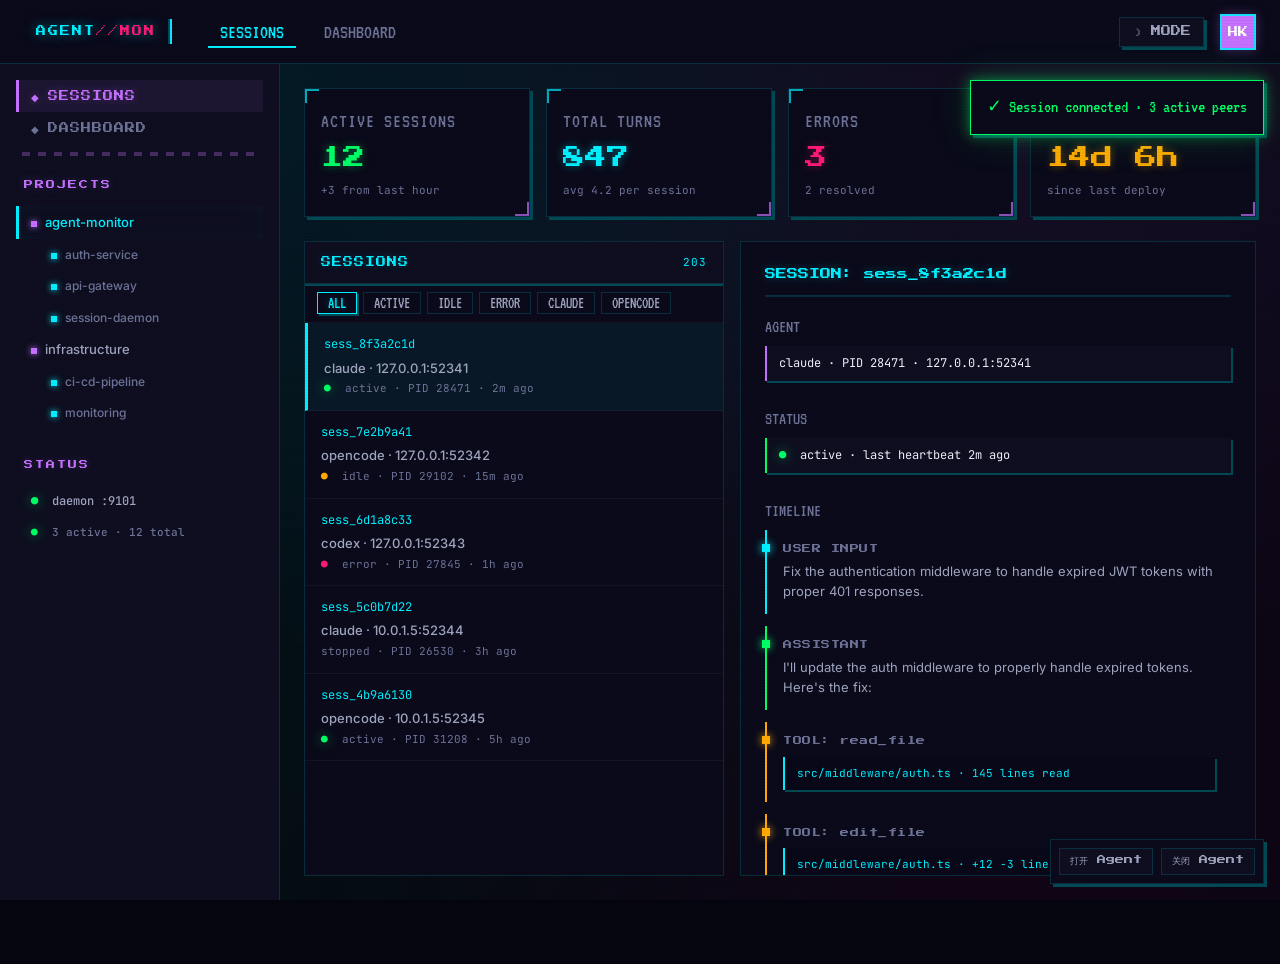
<file: preview.html>
<!DOCTYPE html>
<html lang="zh" data-theme="dark">
<head>
<meta charset="UTF-8">
<meta name="viewport" content="width=device-width, initial-scale=1.0">
<title>Agent Monitor - 赛博朋克像素风预览</title>
<link href="https://fonts.googleapis.com/css2?family=Press+Start+2P&family=VT323&family=Inter:wght@400;500;600;700&family=JetBrains+Mono:wght@400;500&display=swap" rel="stylesheet">
<style>
/* ============================================================
   DESIGN SYSTEM TOKENS
   ============================================================ */
:root {
  --bg: #050510;
  --card-bg: #0A0A1A;
  --muted-bg: #0E0E20;
  --input-bg: #080818;
  --border: rgba(0,240,255,0.15);
  --border-hairline: rgba(255,255,255,0.04);
  --border-light: rgba(255,255,255,0.10);

  --neon-cyan:    #00F0FF;
  --neon-purple:  #C570FF;
  --neon-magenta: #FF1A75;
  --neon-green:   #00FF66;
  --neon-orange:  #FFAA00;
  --neon-blue:    #44BBFF;

  --cyan-glow:    0 0 12px rgba(0,240,255,0.50), 0 0 40px rgba(0,240,255,0.15);
  --purple-glow:  0 0 12px rgba(197,112,255,0.50), 0 0 40px rgba(197,112,255,0.15);
  --magenta-glow: 0 0 12px rgba(255,26,117,0.50), 0 0 40px rgba(255,26,117,0.15);
  --green-glow:   0 0 12px rgba(0,255,102,0.50), 0 0 40px rgba(0,255,102,0.15);
  --orange-glow:  0 0 12px rgba(255,170,0,0.50), 0 0 40px rgba(255,170,0,0.15);

  --text-primary:   #F0F0FA;
  --text-secondary: #A0A5C0;
  --text-tertiary:  #6E7398;

  /* Typography — 4-tier system */
  --font-pixel: 'Press Start 2P', monospace;   /* UI chrome: logo, headers, buttons */
  --font-ui:    'VT323', monospace;             /* UI labels: pills, stat labels, tags */
  --font-sans:  'Inter', -apple-system, BlinkMacSystemFont, sans-serif;  /* content: messages, tree entries */
  --font-mono:  'JetBrains Mono', 'SF Mono', monospace;  /* data: keys, PIDs, code */

  /* Pixel effects */
  --pixel-border-light: #15E0FF;
  --pixel-border-dark:  #004A55;
  --pixel-shadow: 3px 3px 0;

  /* CRT effect */
  --crt-scanline: rgba(0,0,0,0.07);

  --space-1:8px; --space-2:12px; --space-3:16px; --space-4:24px; --space-5:32px;
  --sidebar-width: 280px;
  --header-height: 64px;
}

[data-theme="light"] {
  --bg: #F0EFFF;
  --card-bg: #FFFFFF;
  --muted-bg: #F5F3FF;
  --input-bg: #EDEBF8;
  --border: rgba(0,150,180,0.18);
  --border-hairline: rgba(0,0,0,0.06);
  --border-light: rgba(0,0,0,0.10);

  --neon-cyan:    #0099AA;
  --neon-purple:  #7733BB;
  --neon-magenta: #D42A6A;
  --neon-green:   #1A9944;
  --neon-orange:  #D08800;
  --neon-blue:    #2266DD;

  --cyan-glow:    0 0 0 2px rgba(0,153,170,0.30), 0 2px 8px rgba(0,153,170,0.12);
  --purple-glow:  0 0 0 2px rgba(119,51,187,0.30), 0 2px 8px rgba(119,51,187,0.12);
  --magenta-glow: 0 0 0 2px rgba(212,42,106,0.30), 0 2px 8px rgba(212,42,106,0.12);
  --green-glow:   0 0 0 2px rgba(26,153,68,0.30), 0 2px 8px rgba(26,153,68,0.12);
  --orange-glow:  0 0 0 2px rgba(208,136,0,0.30), 0 2px 8px rgba(208,136,0,0.12);

  --text-primary:   #1A1A22;
  --text-secondary: #555566;
  --text-tertiary:  #888899;

  --crt-scanline: rgba(120,100,200,0.04);
  --pixel-border-light: #00BBDD;
  --pixel-border-dark:  #004466;
  --pixel-shadow: 2px 2px 0;
}

*, *::before, *::after { box-sizing:border-box; margin:0; padding:0; }

body {
  font-family: var(--font-sans);
  background: var(--bg);
  color: var(--text-secondary);
  font-size: 14px;
  line-height: 1.6;
  min-height: 100vh;
  overflow-x: hidden;
  -webkit-font-smoothing: antialiased;
}
input, select, textarea { font-family: var(--font-sans); }
button { font-family: inherit; cursor: pointer; border: none; background: none; color: inherit; }

/* ── Ambient neon pools (dark mode) ── */
body::before {
  content:''; position:fixed; inset:0; pointer-events:none; z-index:0;
  background:
    radial-gradient(ellipse at 15% 10%, rgba(0,240,255,0.10) 0%, transparent 50%),
    radial-gradient(ellipse at 85% 15%, rgba(197,112,255,0.09) 0%, transparent 50%),
    radial-gradient(ellipse at 80% 90%, rgba(255,26,117,0.06) 0%, transparent 50%),
    radial-gradient(ellipse at 10% 85%, rgba(0,255,102,0.05) 0%, transparent 50%),
    radial-gradient(ellipse at 50% 50%, rgba(0,240,255,0.03) 0%, transparent 70%);
}
[data-theme="light"] body::before { background: none; }

/* ── CRT scanline overlay ── */
body::after {
  content:''; position:fixed; inset:0; pointer-events:none; z-index:9999;
  background: repeating-linear-gradient(
    0deg,
    var(--crt-scanline),
    var(--crt-scanline) 1px,
    transparent 1px,
    transparent 3px
  );
  opacity: 0.5;
}

/* ============================================================
   TOP NAVIGATION
   ============================================================ */
.top-nav {
  position:fixed; top:0; left:0; right:0; z-index:100;
  height:var(--header-height);
  background: var(--card-bg);
  backdrop-filter: blur(12px);
  border-bottom: 1px solid var(--border);
  display:flex; align-items:center; padding:0 var(--space-4);
  gap:var(--space-3);
}

.logo {
  font-family:var(--font-pixel); font-size:10px;
  color:var(--neon-cyan); text-shadow:var(--cyan-glow);
  letter-spacing:2px; line-height:1.3;
  box-shadow: 2px 0 0 var(--pixel-border-dark), 4px 0 0 var(--pixel-border-light);
  padding:6px 12px; margin-right:var(--space-4);
  transition: text-shadow 200ms;
}
.logo:hover { text-shadow: 0 0 20px rgba(0,240,255,0.7), 0 0 60px rgba(0,240,255,0.2); }
.logo span { color:var(--neon-magenta); }

.nav-item {
  font-family:var(--font-ui); font-size:20px; color:var(--text-tertiary);
  padding:4px 12px; cursor:pointer; transition:all 150ms;
  border:none; background:none; position:relative;
}
.nav-item:hover { color:var(--neon-purple); text-shadow:0 0 8px rgba(197,112,255,0.4); }
.nav-item.active {
  color:var(--neon-cyan);
  box-shadow: 0 2px 0 var(--neon-cyan);
}

.nav-spacer { flex:1; }

.theme-toggle {
  font-family:var(--font-pixel); font-size:10px; color:var(--text-secondary);
  background:var(--muted-bg); border:1px solid var(--border);
  padding:8px 12px; cursor:pointer;
  box-shadow: var(--pixel-shadow) var(--pixel-border-dark);
  transition:all 150ms;
}
.theme-toggle:hover { color:var(--neon-orange); box-shadow:var(--pixel-shadow) var(--neon-orange); }

.user-avatar {
  width:36px; height:36px;
  background:var(--neon-purple);
  font-family:var(--font-pixel); font-size:10px; color:#fff;
  display:flex; align-items:center; justify-content:center;
  box-shadow: 0 0 12px rgba(197,112,255,0.3);
  border: 2px solid var(--pixel-border-light);
}

/* ============================================================
   LAYOUT
   ============================================================ */
.main-layout {
  display:flex; margin-top:var(--header-height);
  height:calc(100vh - var(--header-height));
  position:relative; z-index:1;
}

/* ============================================================
   SIDEBAR — Purple zone
   ============================================================ */
.sidebar {
  width:var(--sidebar-width); flex-shrink:0;
  background:var(--muted-bg);
  border-right:1px solid rgba(197,112,255,0.18);
  padding:var(--space-3); overflow-y:auto;
}

.sidebar-section { margin-bottom:var(--space-4); }

/* Section header — pixel font for UI chrome */
.sidebar-label {
  font-family:var(--font-pixel); font-size:9px; color:var(--neon-purple);
  text-transform:uppercase; letter-spacing:2px; margin-bottom:var(--space-1);
  padding:6px 8px;
  text-shadow: 0 0 8px rgba(197,112,255,0.30);
}

/* Tree entries — readable sans-serif for actual directory/file names */
.tree-item {
  font-family:var(--font-sans); font-size:13px; font-weight:500;
  color:var(--text-secondary);
  padding:6px 12px; cursor:pointer; border-left:3px solid transparent;
  transition:all 150ms;
}
.tree-item:hover { background:rgba(0,240,255,0.05); color:var(--text-primary); }
.tree-item.active {
  color:var(--neon-cyan); border-left-color:var(--neon-cyan);
  box-shadow: inset 0 0 20px rgba(0,240,255,0.04);
}
.tree-item.child { padding-left:32px; font-size:12px; color:var(--text-tertiary); }

/* ── Tree item icon dots ── */
.tree-item .dot { display:inline-block; width:6px; height:6px; margin-right:8px; flex-shrink:0; }
.tree-item .dot.project { background:var(--neon-purple); box-shadow:0 0 6px var(--neon-purple); }
.tree-item .dot.service { background:var(--neon-cyan); box-shadow:0 0 6px var(--neon-cyan); }

/* Side nav items (Sessions/Dashboard) — pixel font for nav chrome */
.side-nav-item {
  font-family:var(--font-pixel); font-size:10px; color:var(--text-tertiary);
  padding:8px 12px; cursor:pointer; border-left:3px solid transparent;
  display:flex; align-items:center; gap:8px;
  text-transform:uppercase; letter-spacing:1px;
  transition:all 150ms;
}
.side-nav-item:hover { color:var(--text-primary); background:rgba(197,112,255,0.06); }
.side-nav-item.active {
  color:var(--neon-purple); border-left-color:var(--neon-purple);
  background:rgba(197,112,255,0.08);
  text-shadow:0 0 8px rgba(197,112,255,0.30);
}

.tree-separator {
  height:4px; margin:8px 6px 16px;
  background: repeating-linear-gradient(90deg,
    var(--neon-purple) 0px, var(--neon-purple) 8px,
    transparent 8px, transparent 16px);
  opacity:0.3;
}

/* ============================================================
   MAIN CONTENT
   ============================================================ */
.main-content {
  flex:1; padding:var(--space-4); overflow-y:auto;
  display:flex; flex-direction:column; gap:var(--space-4);
}

/* ============================================================
   STAT CARDS — with HUD corner brackets
   ============================================================ */
.stats-row {
  display:grid; grid-template-columns:repeat(4, 1fr); gap:var(--space-3);
}

.stat-card {
  background:var(--card-bg); border:1px solid var(--border);
  padding:var(--space-3);
  box-shadow: var(--pixel-shadow) var(--pixel-border-dark);
  position:relative; overflow:hidden;
  transition: all 200ms;
}
.stat-card:hover { border-color: var(--neon-cyan); }

/* HUD corner brackets — top-left */
.stat-card::before {
  content:''; position:absolute; top:0; left:0; width:14px; height:14px;
  border-top:2px solid var(--neon-cyan); border-left:2px solid var(--neon-cyan);
  opacity: 0.7;
}
/* HUD corner brackets — bottom-right */
.stat-card::after {
  content:''; position:absolute; bottom:0; right:0; width:14px; height:14px;
  border-bottom:2px solid var(--neon-purple); border-right:2px solid var(--neon-purple);
  opacity: 0.7;
}

.stat-label {
  font-family:var(--font-ui); font-size:20px; color:var(--text-tertiary);
  text-transform:uppercase; letter-spacing:1px; margin-bottom:4px;
}

.stat-value {
  font-family:var(--font-pixel); font-size:22px; color:var(--neon-cyan);
  text-shadow:0 0 8px rgba(0,240,255,0.4);
}
.stat-value.green  { color:var(--neon-green); text-shadow:0 0 8px rgba(0,255,102,0.4); }
.stat-value.magenta { color:var(--neon-magenta); text-shadow:0 0 8px rgba(255,26,117,0.4); }
.stat-value.orange { color:var(--neon-orange); text-shadow:0 0 8px rgba(255,170,0,0.4); }

.stat-sub {
  font-family:var(--font-mono); font-size:11px; color:var(--text-tertiary); margin-top:6px;
}

/* ============================================================
   SESSION PANEL
   ============================================================ */
.session-panel {
  display:flex; gap:var(--space-3); flex:1; min-height:0;
}

/* ── Session list ── */
.session-list {
  width:420px; flex-shrink:0; background:var(--card-bg);
  border:1px solid var(--border); overflow-y:auto;
}

/* Header — pixel font for UI chrome */
.list-header {
  font-family:var(--font-pixel); font-size:10px; color:var(--neon-cyan);
  padding:var(--space-2) var(--space-3); border-bottom:1px solid var(--border);
  letter-spacing:1px; display:flex; justify-content:space-between;
  background:var(--muted-bg);
  box-shadow: 0 2px 0 var(--pixel-border-dark);
  text-shadow: 0 0 8px rgba(0,240,255,0.2);
}

.list-count {
  font-family:var(--font-mono); color:var(--neon-cyan); font-size:11px;
}

/* Filter pills — VT323 for UI labels */
.filter-row {
  display:flex; gap:6px; padding:8px 12px; overflow-x:auto;
  border-bottom:1px solid var(--border-hairline);
}

.filter-pill {
  font-family:var(--font-ui); font-size:16px;
  padding:2px 10px; border:1px solid var(--border);
  background:transparent; color:var(--text-secondary);
  cursor:pointer; white-space:nowrap; transition:all 150ms;
  box-shadow: 2px 2px 0 transparent;
}
.filter-pill:hover { border-color:var(--neon-purple); color:var(--neon-purple); }
.filter-pill.active {
  border-color:var(--neon-cyan); color:var(--neon-cyan);
  box-shadow: 2px 2px 0 var(--pixel-border-dark);
  text-shadow:0 0 6px rgba(0,240,255,0.3);
}

/* Session rows — readable fonts for data */
.session-row {
  padding:var(--space-2) var(--space-3); border-bottom:1px solid var(--border-hairline);
  cursor:pointer; transition:all 150ms;
}
.session-row:hover { background:rgba(0,240,255,0.04); }
.session-row.selected {
  background:rgba(0,240,255,0.06); border-left:3px solid var(--neon-cyan);
}

.session-key {
  font-family:var(--font-mono); font-size:12px; color:var(--neon-cyan);
  margin-bottom:3px;
}
.session-agent {
  font-family:var(--font-sans); font-size:13px; color:var(--text-secondary);
  font-weight: 500; margin-bottom:2px;
}
.session-time {
  font-family:var(--font-mono); font-size:11px; color:var(--text-tertiary);
}

/* Status dots */
.status-dot { display:inline-block; width:8px; height:8px; margin-right:6px; }
.dot-active  { color:var(--neon-green); text-shadow:var(--green-glow); }
.dot-idle    { color:var(--neon-orange); }
.dot-error   { color:var(--neon-magenta); }

/* ============================================================
   DETAIL PANEL
   ============================================================ */
.detail-panel {
  flex:1; background:var(--card-bg); border:1px solid var(--border);
  padding:var(--space-4); overflow-y:auto; min-width:0;
}

/* Header — pixel font for section title */
.detail-header {
  font-family:var(--font-pixel); font-size:11px; color:var(--neon-cyan);
  text-shadow:0 0 10px rgba(0,240,255,0.3); margin-bottom:var(--space-3);
  padding-bottom:var(--space-2);
  border-bottom:2px solid var(--border);
}

.detail-section { margin-bottom:var(--space-4); }

/* Label — VT323 for UI labels */
.detail-label {
  font-family:var(--font-ui); font-size:18px; color:var(--text-tertiary);
  text-transform:uppercase; margin-bottom:4px;
}

/* Value — mono for data */
.detail-value {
  font-family:var(--font-mono); font-size:12px; color:var(--text-primary);
  background:var(--muted-bg); padding:8px 12px;
  border-left:2px solid var(--neon-purple);
  box-shadow: 2px 2px 0 var(--pixel-border-dark);
}

/* ============================================================
   TIMELINE
   ============================================================ */
.timeline-item {
  padding:var(--space-2) var(--space-3); border-left:2px solid var(--border);
  margin-bottom:var(--space-2); position:relative;
}
.timeline-item::before {
  content:''; position:absolute; left:-5px; top:14px;
  width:8px; height:8px; border-radius:0;
}
.timeline-item.user { border-left-color:var(--neon-cyan); }
.timeline-item.user::before { background:var(--neon-cyan); box-shadow:0 0 8px var(--neon-cyan); }
.timeline-item.assistant { border-left-color:var(--neon-green); }
.timeline-item.assistant::before { background:var(--neon-green); box-shadow:0 0 8px var(--neon-green); }
.timeline-item.tool { border-left-color:var(--neon-orange); }
.timeline-item.tool::before { background:var(--neon-orange); box-shadow:0 0 8px var(--neon-orange); }
.timeline-item.error { border-left-color:var(--neon-magenta); }
.timeline-item.error::before { background:var(--neon-magenta); box-shadow:0 0 8px var(--neon-magenta); }

/* Turn type label — pixel font for event type badge */
.turn-type {
  font-family:var(--font-pixel); font-size:9px; color:var(--text-tertiary);
  letter-spacing:0.5px;
}
/* Turn message — sans-serif for readability */
.turn-message {
  font-family:var(--font-sans); font-size:13px; color:var(--text-secondary);
  line-height:1.6; margin-top:4px;
}
/* Code block — mono */
.turn-code {
  font-family:var(--font-mono); font-size:11px; color:var(--neon-cyan);
  background:var(--input-bg); padding:8px 12px; margin-top:8px;
  box-shadow: 2px 2px 0 var(--pixel-border-dark);
  border-left: 2px solid var(--neon-cyan);
}

/* ============================================================
   BUTTONS — pixel font
   ============================================================ */
.btn {
  font-family:var(--font-pixel); font-size:10px; padding:10px 18px;
  cursor:pointer; transition:all 150ms;
  letter-spacing:1px; text-transform:uppercase;
  box-shadow: var(--pixel-shadow) var(--pixel-border-dark);
}
.btn:active { transform: translate(1px, 1px); }

.btn-primary {
  background:var(--neon-cyan); color: var(--bg);
  border:none; font-weight: 700;
}
.btn-primary:hover {
  box-shadow: var(--pixel-shadow) var(--neon-cyan), 0 0 20px rgba(0,240,255,0.3);
  transform:translate(-1px, -1px);
}

.btn-danger {
  background:transparent; color:var(--neon-magenta);
  border:2px solid var(--neon-magenta);
}
.btn-danger:hover {
  box-shadow: var(--pixel-shadow) var(--neon-magenta);
  text-shadow:0 0 10px rgba(255,26,117,0.5);
}

.btn-ghost {
  background:transparent; color:var(--text-secondary);
  border:1px solid var(--border);
}
.btn-ghost:hover { border-color:var(--neon-purple); color:var(--neon-purple); }

/* ============================================================
   AGENT PANEL (slide-out drawer)
   ============================================================ */
.agent-drawer {
  position:fixed; right:0; top:var(--header-height); bottom:0;
  width:360px; background:var(--card-bg); border-left:1px solid var(--border);
  padding:var(--space-4); z-index:50; overflow-y:auto;
  box-shadow: -4px 0 20px rgba(0,0,0,0.4);
}
.agent-header {
  font-family:var(--font-pixel); font-size:11px; color:var(--neon-purple);
  text-shadow:0 0 12px rgba(197,112,255,0.3); margin-bottom:var(--space-3);
}
.agent-select {
  font-family:var(--font-mono); font-size:13px; color:var(--text-primary);
  background:var(--input-bg); border:1px solid var(--border);
  padding:8px 12px; width:100%; margin-bottom:var(--space-2);
  box-shadow: 2px 2px 0 var(--pixel-border-dark);
}
.agent-input {
  font-family:var(--font-mono); font-size:12px; color:var(--text-primary);
  background:var(--input-bg); border:1px solid var(--border);
  padding:var(--space-2); width:100%; resize:vertical; min-height:80px;
  box-shadow: 2px 2px 0 var(--pixel-border-dark);
}
.agent-input:focus { border-color:var(--neon-cyan); outline:none; box-shadow:2px 2px 0 var(--neon-cyan); }
.agent-input::placeholder { color: var(--text-tertiary); opacity: 0.6; }

.exec-item {
  font-family:var(--font-mono); font-size:11px; color:var(--text-secondary);
  padding:8px; border-bottom:1px solid var(--border-hairline);
  cursor:pointer; transition:all 150ms;
}
.exec-item:hover { color:var(--neon-cyan); background:rgba(0,240,255,0.04); }
.exec-item.running {
  border-left:3px solid var(--neon-green);
  color: var(--text-primary);
}

/* ============================================================
   TOAST
   ============================================================ */
.toast {
  position:fixed; top:calc(var(--header-height) + var(--space-3)); right:var(--space-3);
  z-index:300; background:var(--card-bg); border:1px solid var(--neon-green);
  box-shadow: var(--green-glow), var(--pixel-shadow) var(--pixel-border-dark);
  padding:var(--space-2) var(--space-3);
  font-family:var(--font-ui); font-size:18px; color:var(--neon-green);
}

/* ============================================================
   DEMO CONTROLS
   ============================================================ */
.demo-bar {
  position:fixed; bottom:var(--space-3); right:var(--space-3); z-index:200;
  display:flex; gap:8px; background:var(--card-bg); padding:8px;
  border:1px solid var(--border);
  box-shadow: var(--pixel-shadow) var(--pixel-border-dark);
}
.demo-bar button {
  font-family:var(--font-pixel); font-size:9px; padding:6px 10px;
  background:var(--muted-bg); border:1px solid var(--border);
  color:var(--text-secondary); cursor:pointer; transition:all 150ms;
}
.demo-bar button:hover { color:var(--neon-cyan); border-color:var(--neon-cyan); }

/* ============================================================
   SCROLLBAR
   ============================================================ */
::-webkit-scrollbar { width:6px; }
::-webkit-scrollbar-track { background:var(--input-bg); }
::-webkit-scrollbar-thumb { background:rgba(0,240,255,0.15); }
::-webkit-scrollbar-thumb:hover { background:var(--neon-purple); }

/* ── reduced motion ── */
@media (prefers-reduced-motion:reduce) {
  *,*::before,*::after { animation-duration:0.01ms!important; transition-duration:0.01ms!important; }
  body::after { display:none; }
}
</style>
</head>
<body>

<!-- ═══════════════ HEADER ═══════════════ -->
<nav class="top-nav">
  <div class="logo">AGENT<span>//MON</span></div>
  <button class="nav-item active">SESSIONS</button>
  <button class="nav-item">DASHBOARD</button>
  <div class="nav-spacer"></div>
  <button class="theme-toggle" onclick="toggleTheme()">☽ MODE</button>
  <div class="user-avatar">HK</div>
</nav>

<!-- ═══════════════ MAIN LAYOUT ═══════════════ -->
<div class="main-layout">

  <!-- SIDEBAR -->
  <aside class="sidebar">

    <!-- Nav chrome — pixel font -->
    <div class="side-nav-item active">
      <span>◆</span> Sessions
    </div>
    <div class="side-nav-item">
      <span>◆</span> Dashboard
    </div>

    <div class="tree-separator"></div>

    <!-- Section chrome — pixel font -->
    <div class="sidebar-label">Projects</div>

    <!-- Tree entries — readable sans-serif for directory names -->
    <div class="tree-item active"><span class="dot project"></span>agent-monitor</div>
    <div class="tree-item child"><span class="dot service"></span>auth-service</div>
    <div class="tree-item child"><span class="dot service"></span>api-gateway</div>
    <div class="tree-item child"><span class="dot service"></span>session-daemon</div>
    <div class="tree-item"><span class="dot project"></span>infrastructure</div>
    <div class="tree-item child"><span class="dot service"></span>ci-cd-pipeline</div>
    <div class="tree-item child"><span class="dot service"></span>monitoring</div>

    <div class="sidebar-section" style="margin-top:var(--space-4)">
      <div class="sidebar-label">Status</div>
      <div class="tree-item" style="font-family:var(--font-mono);font-size:12px;">
        <span class="status-dot dot-active">●</span> daemon :9101
      </div>
      <div class="tree-item" style="font-family:var(--font-mono);font-size:11px;color:var(--text-tertiary);">
        <span class="status-dot dot-active">●</span> 3 active · 12 total
      </div>
    </div>
  </aside>

  <!-- MAIN CONTENT -->
  <main class="main-content">

    <!-- Stats row -->
    <div class="stats-row">
      <div class="stat-card">
        <div class="stat-label">Active Sessions</div>
        <div class="stat-value green">12</div>
        <div class="stat-sub">+3 from last hour</div>
      </div>
      <div class="stat-card">
        <div class="stat-label">Total Turns</div>
        <div class="stat-value">847</div>
        <div class="stat-sub">avg 4.2 per session</div>
      </div>
      <div class="stat-card">
        <div class="stat-label">Errors</div>
        <div class="stat-value magenta">3</div>
        <div class="stat-sub">2 resolved</div>
      </div>
      <div class="stat-card">
        <div class="stat-label">Uptime</div>
        <div class="stat-value orange">14d 6h</div>
        <div class="stat-sub">since last deploy</div>
      </div>
    </div>

    <!-- Session panel -->
    <div class="session-panel">

      <!-- Session list -->
      <div class="session-list">
        <div class="list-header">
          <span>SESSIONS</span>
          <span class="list-count">203</span>
        </div>
        <div class="filter-row">
          <button class="filter-pill active">ALL</button>
          <button class="filter-pill">ACTIVE</button>
          <button class="filter-pill">IDLE</button>
          <button class="filter-pill">ERROR</button>
          <button class="filter-pill">CLAUDE</button>
          <button class="filter-pill">OPENCODE</button>
        </div>

        <div class="session-row selected">
          <div class="session-key">sess_8f3a2c1d</div>
          <div class="session-agent">claude · 127.0.0.1:52341</div>
          <div class="session-time"><span class="status-dot dot-active">●</span> active · PID 28471 · 2m ago</div>
        </div>
        <div class="session-row">
          <div class="session-key">sess_7e2b9a41</div>
          <div class="session-agent">opencode · 127.0.0.1:52342</div>
          <div class="session-time"><span class="status-dot dot-idle">●</span> idle · PID 29102 · 15m ago</div>
        </div>
        <div class="session-row">
          <div class="session-key">sess_6d1a8c33</div>
          <div class="session-agent">codex · 127.0.0.1:52343</div>
          <div class="session-time"><span class="status-dot dot-error">●</span> error · PID 27845 · 1h ago</div>
        </div>
        <div class="session-row">
          <div class="session-key">sess_5c0b7d22</div>
          <div class="session-agent">claude · 10.0.1.5:52344</div>
          <div class="session-time">stopped · PID 26530 · 3h ago</div>
        </div>
        <div class="session-row">
          <div class="session-key">sess_4b9a6130</div>
          <div class="session-agent">opencode · 10.0.1.5:52345</div>
          <div class="session-time"><span class="status-dot dot-active">●</span> active · PID 31208 · 5h ago</div>
        </div>
      </div>

      <!-- Detail panel -->
      <div class="detail-panel">
        <div class="detail-header">SESSION: sess_8f3a2c1d</div>

        <div class="detail-section">
          <div class="detail-label">Agent</div>
          <div class="detail-value">claude · PID 28471 · 127.0.0.1:52341</div>
        </div>

        <div class="detail-section">
          <div class="detail-label">Status</div>
          <div class="detail-value" style="border-left-color:var(--neon-green)">
            <span class="status-dot dot-active">●</span> active · last heartbeat 2m ago
          </div>
        </div>

        <div class="detail-section">
          <div class="detail-label">Timeline</div>

          <div class="timeline-item user">
            <div class="turn-type">USER INPUT</div>
            <div class="turn-message">Fix the authentication middleware to handle expired JWT tokens with proper 401 responses.</div>
          </div>
          <div class="timeline-item assistant">
            <div class="turn-type">ASSISTANT</div>
            <div class="turn-message">I'll update the auth middleware to properly handle expired tokens. Here's the fix:</div>
          </div>
          <div class="timeline-item tool">
            <div class="turn-type">TOOL: read_file</div>
            <div class="turn-code">src/middleware/auth.ts · 145 lines read</div>
          </div>
          <div class="timeline-item tool">
            <div class="turn-type">TOOL: edit_file</div>
            <div class="turn-code">src/middleware/auth.ts · +12 -3 lines</div>
          </div>
          <div class="timeline-item assistant">
            <div class="turn-type">FINAL</div>
            <div class="turn-message">Done! The middleware now catches expired tokens and returns 401 with a clear error message. Tests passing.</div>
          </div>
        </div>

        <div style="display:flex;gap:8px;margin-top:12px;">
          <button class="btn btn-primary">SEND PROMPT</button>
          <button class="btn btn-ghost">CANCEL</button>
          <button class="btn btn-danger">KILL</button>
        </div>
      </div>
    </div>
  </main>
</div>

<!-- ═══════════════ AGENT PANEL ═══════════════ -->
<div class="agent-drawer" style="display:none" id="agent-panel">
  <div class="agent-header">// AGENT_INTERFACE</div>

  <div style="margin-bottom:var(--space-2)">
    <div class="detail-label">Agent Type</div>
    <select class="agent-select">
      <option>claude</option>
      <option>opencode</option>
      <option>codex</option>
    </select>
  </div>

  <div style="margin-bottom:var(--space-2)">
    <div class="detail-label">Timeout (s)</div>
    <input class="agent-input" style="min-height:unset;height:40px" value="300" placeholder="timeout in seconds">
  </div>

  <div class="detail-label">Prompt</div>
  <textarea class="agent-input" placeholder="> enter instructions..."></textarea>

  <div style="margin-top:8px;display:flex;gap:8px;">
    <button class="btn btn-primary">EXECUTE</button>
    <button class="btn btn-ghost">CLEAR</button>
  </div>

  <div class="detail-section" style="margin-top:var(--space-4)">
    <div class="detail-label">Recent Executions</div>
    <div class="exec-item running"><span class="status-dot dot-active">●</span> exec_a4f2 · running · 15s</div>
    <div class="exec-item">  exec_9c3e · completed · 2m ago</div>
    <div class="exec-item">  exec_7b1d · completed · 15m ago</div>
    <div class="exec-item">  exec_2d8f · error · 1h ago</div>
  </div>
</div>

<!-- ═══════════════ TOAST ═══════════════ -->
<div class="toast">✓ Session connected · 3 active peers</div>

<!-- ═══════════════ DEMO CONTROLS ═══════════════ -->
<div class="demo-bar">
  <button onclick="document.getElementById('agent-panel').style.display='block'">打开 Agent</button>
  <button onclick="document.getElementById('agent-panel').style.display='none'">关闭 Agent</button>
</div>

<script>
function toggleTheme() {
  const html = document.documentElement;
  const btn = document.querySelector('.theme-toggle');
  if (html.dataset.theme === 'dark') {
    html.dataset.theme = 'light';
    btn.textContent = '☀ MODE';
  } else {
    html.dataset.theme = 'dark';
    btn.textContent = '☽ MODE';
  }
}
</script>
</body>
</html>
</file>
